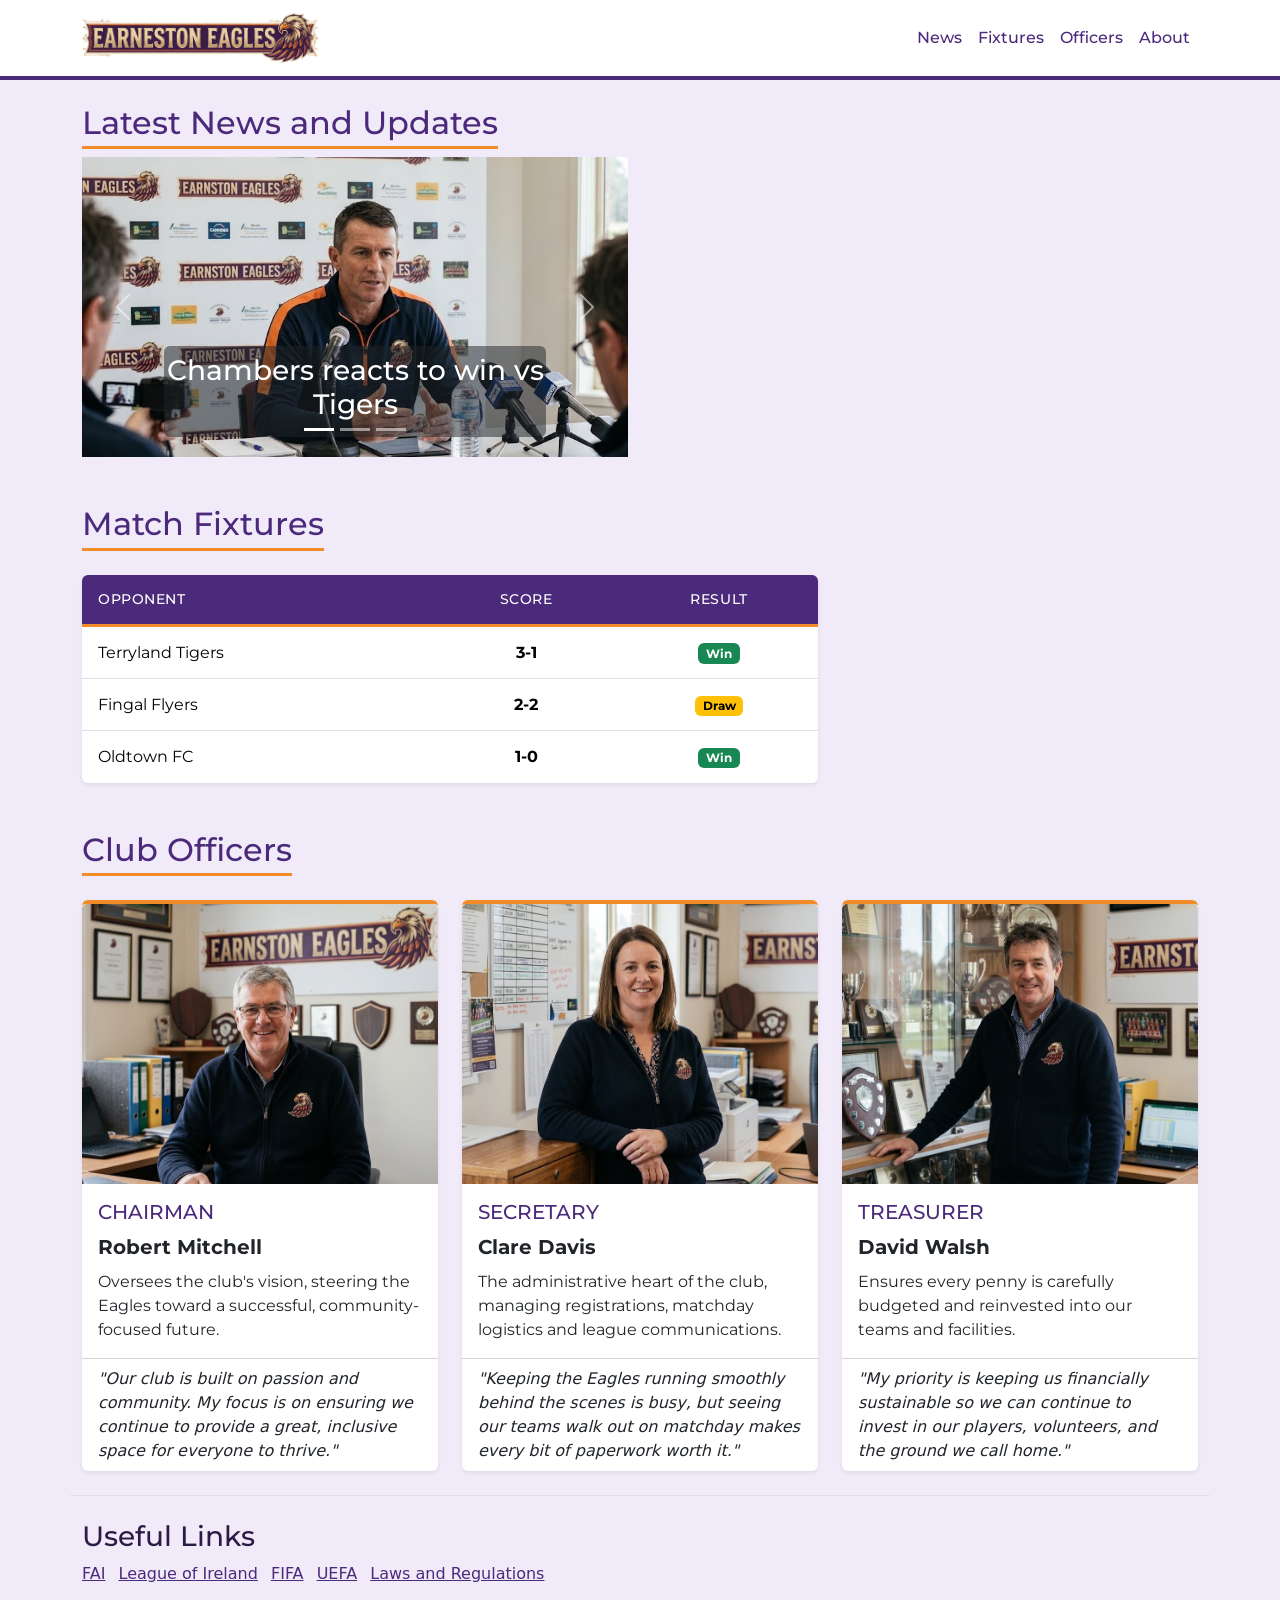
<file: public/index.html>
<!DOCTYPE html>
<html lang="en">

<head>
  <meta charset="UTF-8">
  <!-- Make the pages layout width match the actual screen width of the device -->
  <meta name="viewport" content="width=device-width, initial-scale=1">
  <title>Earneston Eagles</title>
  <!-- Bootstrap -->
  <link href="https://cdn.jsdelivr.net/npm/bootstrap@5.3.3/dist/css/bootstrap.min.css" rel="stylesheet">
  <!-- Google Fonts -->
  <link rel="preconnect" href="https://fonts.googleapis.com">
  <link rel="preconnect" href="https://fonts.gstatic.com" crossorigin>
  <link href="https://fonts.googleapis.com/css2?family=Montserrat:wght@500&display=swap" rel="stylesheet">
  <!-- CSS -->
  <link href="style.css" rel="stylesheet">
</head>

<body>

  <!-- Navbar -->
  <!-- navbar-expand-md: controls when the navbar is collapsed into a hamburger menu (md is 768px) -->
  <nav class="navbar navbar-expand-md bg-body-tertiary">
    <div class="container">
      <a class="navbar-brand" href="index.html">
        <img src="images/title.png" alt="Earneston Eagles" height="50">
      </a>
      <!-- Hamburger button that toggles the information in the div below when collaped -->
      <button class="navbar-toggler" type="button" data-bs-toggle="collapse" data-bs-target="#mainNav"
        aria-controls="mainNav" aria-expanded="false" aria-label="Toggle navigation">
        <span class="navbar-toggler-icon"></span>
      </button>
      <div class="collapse navbar-collapse" id="mainNav">
        <ul class="navbar-nav ms-auto">
          <li class="nav-item"><a class="nav-link" href="#news">News</a></li>
          <li class="nav-item"><a class="nav-link" href="#fixtures">Fixtures</a></li>
          <li class="nav-item"><a class="nav-link" href="#officers">Officers</a></li>
          <li class="nav-item"><a class="nav-link" href="about.html">About</a></li>
        </ul>
      </div>
    </div>
  </nav>

  <!-- Latest news and updates -->
  <!-- py-4: Bootstrap spacing: propert/sides/size -->
  <section id="news" class="container py-4">
    <h2>Latest News and Updates</h2>
    <div class="row">
      <div class="col-12 col-md-6">
        <!-- Bootstrap carousel. data-bs-interval="5000: transition time -->
        <div id="newsCarousel" class="carousel slide" data-bs-ride="carousel" data-bs-interval="5000">
          <!-- the samll bars at ht ebottom of the carousel.-->
          <div class="carousel-indicators">
            <button type="button" data-bs-target="#newsCarousel" data-bs-slide-to="0" class="active" aria-current="true"
              aria-label="Slide 1"></button>
            <button type="button" data-bs-target="#newsCarousel" data-bs-slide-to="1" aria-label="Slide 2"></button>
            <button type="button" data-bs-target="#newsCarousel" data-bs-slide-to="2" aria-label="Slide 3"></button>
          </div>

          <div class="carousel-inner">
            <div class="carousel-item active">
              <!-- object-fit: cover fills the 300px box and crops the overflow -->
              <img src="images/coach.jpg" class="d-block w-100 object-fit-cover" style="height: 300px;"
                alt="Chambers reacts to win vs Tigers">
              <div class="carousel-caption bg-dark bg-opacity-50 rounded py-2">
                <h3>Chambers reacts to win vs Tigers</h3>
              </div>
            </div>

            <div class="carousel-item">
              <img src="images/player.jpg" class="d-block w-100 object-fit-cover" style="height: 300px;"
                alt="Interview with McShane">
              <div class="carousel-caption bg-dark bg-opacity-50 rounded py-2">
                <h3>Interview with McShane</h3>
              </div>
            </div>

            <div class="carousel-item">
              <img src="images/stadium.jpg" class="d-block w-100 object-fit-cover" style="height: 300px;"
                alt="Stadium Development Update">
              <div class="carousel-caption bg-dark bg-opacity-50 rounded py-2">
                <h3>Stadium Development Update</h3>
              </div>
            </div>
          </div>

          <!-- buttons on the left and right edges of the carousel.-->
          <button class="carousel-control-prev" type="button" data-bs-target="#newsCarousel" data-bs-slide="prev">
            <span class="carousel-control-prev-icon" aria-hidden="true"></span>
            <span class="visually-hidden">Previous</span>
          </button>
          <button class="carousel-control-next" type="button" data-bs-target="#newsCarousel" data-bs-slide="next">
            <span class="carousel-control-next-icon" aria-hidden="true"></span>
            <span class="visually-hidden">Next</span>
          </button>

        </div>

      </div>
    </div>
  </section>

  <!-- Match fixtures -->
  <section id="fixtures" class="container py-4">
    <h2 class="mb-4">Match Fixtures</h2>
    <div class="row">
      <!-- col-lg-8: from the lg breakpoint (992px) upward, switch to 8 columns instead -->
      <div class="col-12 col-lg-8">
        <!-- table-responsive: if the table is wider than its container, this adds a horizontal scrollbar-->
        <div class="table-responsive rounded shadow-sm">
          <table class="table table-hover align-middle mb-0 fixtures-table">
            <thead>
              <tr>
                <th>Opponent</th>
                <th class="text-center">Score</th>
                <th class="text-center">Result</th>
              </tr>
            </thead>
            <tbody>
              <tr>
                <td>Terryland Tigers</td>
                <td class="text-center fw-bold">3-1</td>
                <td class="text-center"><span class="badge text-bg-success">Win</span></td>
              </tr>
              <tr>
                <td>Fingal Flyers</td>
                <td class="text-center fw-bold">2-2</td>
                <td class="text-center"><span class="badge text-bg-warning">Draw</span></td>
              </tr>
              <tr>
                <td>Oldtown FC</td>
                <td class="text-center fw-bold">1-0</td>
                <td class="text-center"><span class="badge text-bg-success">Win</span></td>
              </tr>
            </tbody>
          </table>
        </div>
      </div>
    </div>
  </section>

  <!-- Club officers -->
  <section id="officers" class="container py-4">
    <h2 class="mb-4">Club Officers</h2>
    <!-- g-4: the gap between columns in a grid -->
    <div class="row g-4">

      <div class="col-12 col-md-4">
        <!-- Bootstrap class that turns a <div> into a card: a self-contained box for grouping related content-->
        <div class="card h-100 shadow-sm">
          <img src="images/chairman.jpg" class="card-img-top object-fit-cover" style="height: 280px;"
            alt="Robert Mitchell, Chairman">
          <div class="card-body">
            <h3 class="card-title h5 text-uppercase text-secondary">Chairman</h3>
            <!-- Bootstrap text utilities: fw = font weight, fs = font size, fst = font style -->
            <p class="card-text fw-bold fs-5 mb-2">Robert Mitchell</p>
            <p class="card-text">Oversees the club's vision, steering the Eagles toward a successful,
              community-focused future.</p>
          </div>
          <div class="card-footer bg-transparent">
            <!-- Bootstrap’s styling for quoted text-->
            <blockquote class="blockquote mb-0 fs-6 fst-italic">
              "Our club is built on passion and community. My focus is on ensuring we continue to provide a great,
              inclusive space for everyone to thrive."
            </blockquote>
          </div>
        </div>
      </div>

      <div class="col-12 col-md-4">
        <div class="card h-100 shadow-sm">
          <img src="images/secretary.jpg" class="card-img-top object-fit-cover" style="height: 280px;"
            alt="Clare Davis, Secretary">
          <div class="card-body">
            <h3 class="card-title h5 text-uppercase text-secondary">Secretary</h3>
            <p class="card-text fw-bold fs-5 mb-2">Clare Davis</p>
            <p class="card-text">The administrative heart of the club, managing registrations, matchday logistics
              and league communications.</p>
          </div>
          <div class="card-footer bg-transparent">
            <blockquote class="blockquote mb-0 fs-6 fst-italic">
              "Keeping the Eagles running smoothly behind the scenes is busy, but seeing our teams walk out on
              matchday makes every bit of paperwork worth it."
            </blockquote>
          </div>
        </div>
      </div>

      <div class="col-12 col-md-4">
        <div class="card h-100 shadow-sm">
          <img src="images/treasurer.jpg" class="card-img-top object-fit-cover" style="height: 280px;"
            alt="David Walsh, Treasurer">
          <div class="card-body">
            <h3 class="card-title h5 text-uppercase text-secondary">Treasurer</h3>
            <p class="card-text fw-bold fs-5 mb-2">David Walsh</p>
            <p class="card-text">Ensures every penny is carefully budgeted and reinvested into our teams and
              facilities.</p>
          </div>
          <div class="card-footer bg-transparent">
            <blockquote class="blockquote mb-0 fs-6 fst-italic">
              "My priority is keeping us financially sustainable so we can continue to invest in our players,
              volunteers, and the ground we call home."
            </blockquote>
          </div>
        </div>
      </div>

    </div>
  </section>

  <!-- Footer -->
  <footer class="container py-4 border-top">
    <h3>Useful Links</h3>
    <ul class="list-inline">
      <li class="list-inline-item"><a href="https://www.fai.ie/" target="_blank" rel="noopener noreferrer">FAI</a></li>
      <li class="list-inline-item"><a href="https://www.leagueofireland.ie/" target="_blank"
          rel="noopener noreferrer">League of Ireland</a></li>
      <li class="list-inline-item"><a href="https://www.fifa.com/" target="_blank" rel="noopener noreferrer">FIFA</a>
      </li>
      <li class="list-inline-item"><a href="https://www.uefa.com/" target="_blank" rel="noopener noreferrer">UEFA</a>
      </li>
      <li class="list-inline-item"><a href="https://www.theifab.com/" target="_blank" rel="noopener noreferrer">Laws and
          Regulations</a></li>
    </ul>
  </footer>

  <!-- Bootstrap JS -->
  <script src="https://cdn.jsdelivr.net/npm/bootstrap@5.3.3/dist/js/bootstrap.bundle.min.js"></script>

</body>

</html>
</file>
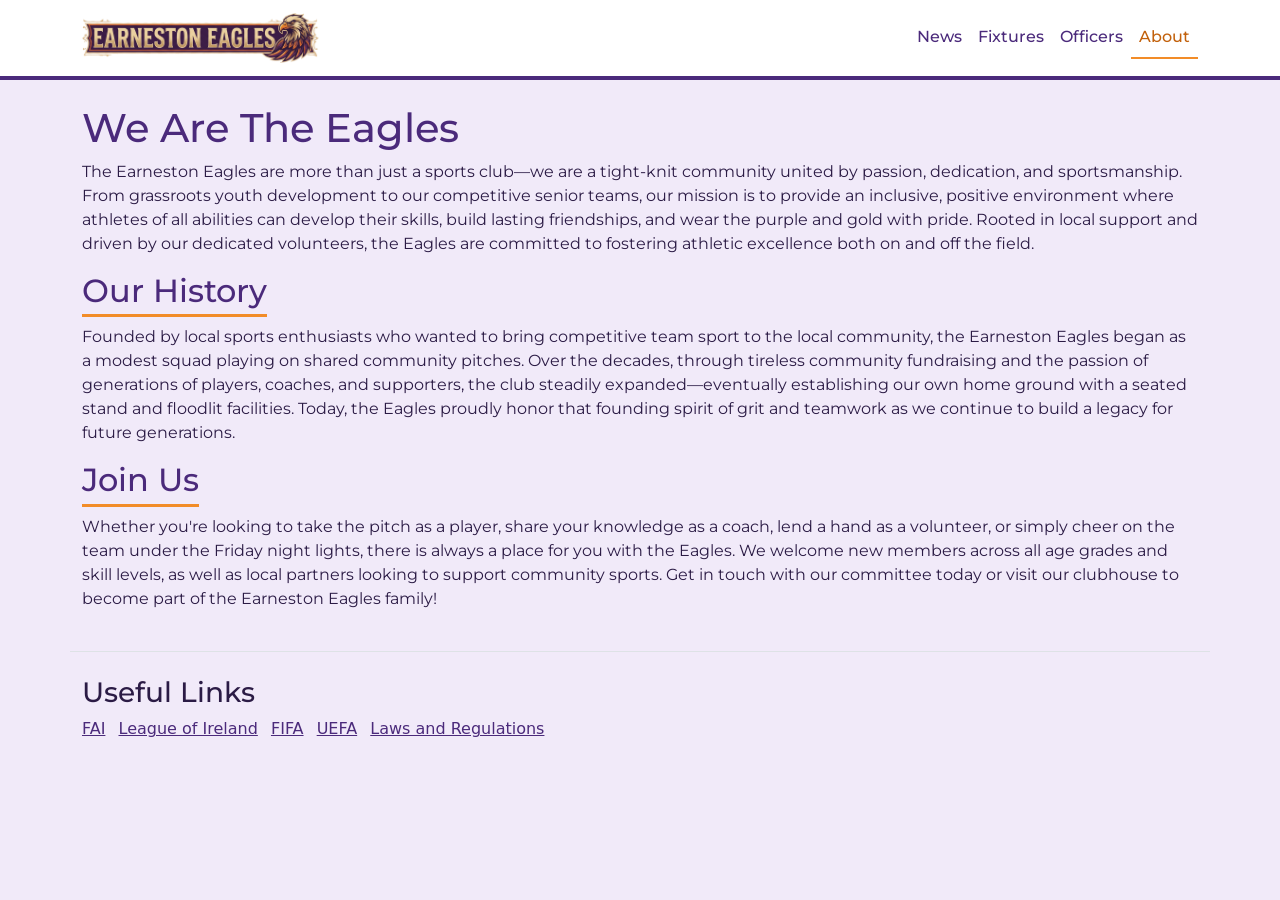
<file: public/about.html>
<!DOCTYPE html>
<html lang="en">

<head>
    <meta charset="UTF-8">
    <meta name="viewport" content="width=device-width, initial-scale=1">
    <title>About | Earneston Eagles</title>
    <!-- Bootstrap -->
    <link href="https://cdn.jsdelivr.net/npm/bootstrap@5.3.3/dist/css/bootstrap.min.css" rel="stylesheet">
    <!-- Google Fonts -->
    <link rel="preconnect" href="https://fonts.googleapis.com">
    <link rel="preconnect" href="https://fonts.gstatic.com" crossorigin>
    <link href="https://fonts.googleapis.com/css2?family=Montserrat:wght@500&display=swap" rel="stylesheet">
    <!-- CSS -->
    <link href="style.css" rel="stylesheet">
</head>

<!-- Bootstrap JS (Navbar Hamburger) -->
<script src="https://cdn.jsdelivr.net/npm/bootstrap@5.3.3/dist/js/bootstrap.bundle.min.js"></script>

<body>

    <!-- Navbar -->
    <nav class="navbar navbar-expand-md bg-body-tertiary">
        <div class="container">
            <a class="navbar-brand" href="index.html">
                <img src="images/title.png" alt="Earneston Eagles" height="50">
            </a>
            <button class="navbar-toggler" type="button" data-bs-toggle="collapse" data-bs-target="#mainNav"
                aria-controls="mainNav" aria-expanded="false" aria-label="Toggle navigation">
                <span class="navbar-toggler-icon"></span>
            </button>
            <div class="collapse navbar-collapse" id="mainNav">
                <ul class="navbar-nav ms-auto">
                    <li class="nav-item"><a class="nav-link" href="index.html#news">News</a></li>
                    <li class="nav-item"><a class="nav-link" href="index.html#fixtures">Fixtures</a></li>
                    <li class="nav-item"><a class="nav-link" href="index.html#officers">Officers</a></li>
                    <li class="nav-item"><a class="nav-link active" aria-current="page" href="about.html">About</a></li>
                </ul>
            </div>
        </div>
    </nav>

    <!-- About -->
    <main class="container py-4">
        <h1>We Are The Eagles</h1>
        <p>The Earneston Eagles are more than just a sports club—we are a tight-knit community united by passion,
            dedication, and
            sportsmanship. From grassroots youth development to our competitive senior teams, our mission is to provide
            an
            inclusive, positive environment where athletes of all abilities can develop their skills, build lasting
            friendships, and
            wear the purple and gold with pride. Rooted in local support and driven by our dedicated volunteers, the
            Eagles are
            committed to fostering athletic excellence both on and off the field.</p>

        <h2>Our History</h2>
        <p>Founded by local sports enthusiasts who wanted to bring competitive team sport to the local community, the
            Earneston
            Eagles began as a modest squad playing on shared community pitches. Over the decades, through tireless
            community
            fundraising and the passion of generations of players, coaches, and supporters, the club steadily
            expanded—eventually
            establishing our own home ground with a seated stand and floodlit facilities. Today, the Eagles proudly
            honor that
            founding spirit of grit and teamwork as we continue to build a legacy for future generations.</p>

        <h2>Join Us</h2>
        <p>Whether you're looking to take the pitch as a player, share your knowledge as a coach, lend a hand as a
            volunteer, or
            simply cheer on the team under the Friday night lights, there is always a place for you with the Eagles. We
            welcome new
            members across all age grades and skill levels, as well as local partners looking to support community
            sports. Get in
            touch with our committee today or visit our clubhouse to become part of the Earneston Eagles family!</p>
    </main>

    <!-- Footer -->
    <footer class="container py-4 border-top">
        <h3>Useful Links</h3>
        <ul class="list-inline">
            <li class="list-inline-item"><a href="https://www.fai.ie/" target="_blank" rel="noopener noreferrer">FAI</a>
            </li>
            <li class="list-inline-item"><a href="https://www.leagueofireland.ie/" target="_blank"
                    rel="noopener noreferrer">League of Ireland</a></li>
            <li class="list-inline-item"><a href="https://www.fifa.com/" target="_blank"
                    rel="noopener noreferrer">FIFA</a>
            </li>
            <li class="list-inline-item"><a href="https://www.uefa.com/" target="_blank"
                    rel="noopener noreferrer">UEFA</a>
            </li>
            <li class="list-inline-item"><a href="https://www.theifab.com/" target="_blank"
                    rel="noopener noreferrer">Laws
                    and
                    Regulations</a></li>
        </ul>
    </footer>

</body>

</html>
</file>
<file: public/style.css>
:root {
    --eagles-purple: #4b2a7b;
    --eagles-purple-dark: #35195c;
    --eagles-lavender: #f1eaf9;
    --eagles-orange: #f28c28;
    --eagles-orange-dark: #c2610c;
}

/* Fonts */
h1,
h2,
h3,
p {
    font-family: Montserrat, sans-serif;
}

/* Page background and text */
body {
    background-color: var(--eagles-lavender);
    color: #2b1b45;
}

/* Headings */
h1,
h2 {
    color: var(--eagles-purple);
}

h2 {
    display: inline-block;
    border-bottom: 3px solid var(--eagles-orange);
    padding-bottom: 0.25rem;
}

/* Navbar */
.navbar {
    --bs-tertiary-bg-rgb: 255, 255, 255;
    border-bottom: 4px solid var(--eagles-purple);
    --bs-navbar-color: var(--eagles-purple);
    --bs-navbar-hover-color: var(--eagles-orange-dark);
    --bs-navbar-active-color: var(--eagles-orange-dark);
}

.navbar .nav-link {
    font-family: Montserrat, sans-serif;
    font-weight: 500;
}

.navbar .nav-link.active {
    border-bottom: 2px solid var(--eagles-orange);
}

/* Fixtures table */
.fixtures-table {
    --bs-table-bg: #fff;
    --bs-table-hover-bg: #f6effc;
    font-family: Montserrat, sans-serif;
}

.fixtures-table thead th {
    background-color: var(--eagles-purple);
    color: #fff;
    font-weight: 500;
    letter-spacing: 0.04em;
    text-transform: uppercase;
    font-size: 0.85rem;
    padding: 0.9rem 1rem;
    border-bottom: 3px solid var(--eagles-orange);
}

.fixtures-table td {
    padding: 0.85rem 1rem;
}

.fixtures-table tbody tr:last-child td {
    border-bottom: 0;
}

/* Officer cards */
.card {
    border: 0;
    border-top: 4px solid var(--eagles-orange);
}

.card .text-secondary {
    color: var(--eagles-purple) !important;
}

/* Links in the page body and footer */
main a,
footer a {
    color: var(--eagles-purple);
}

main a:hover,
footer a:hover {
    color: var(--eagles-orange-dark);
}

footer {
    border-color: var(--eagles-purple) !important;
}
</file>
